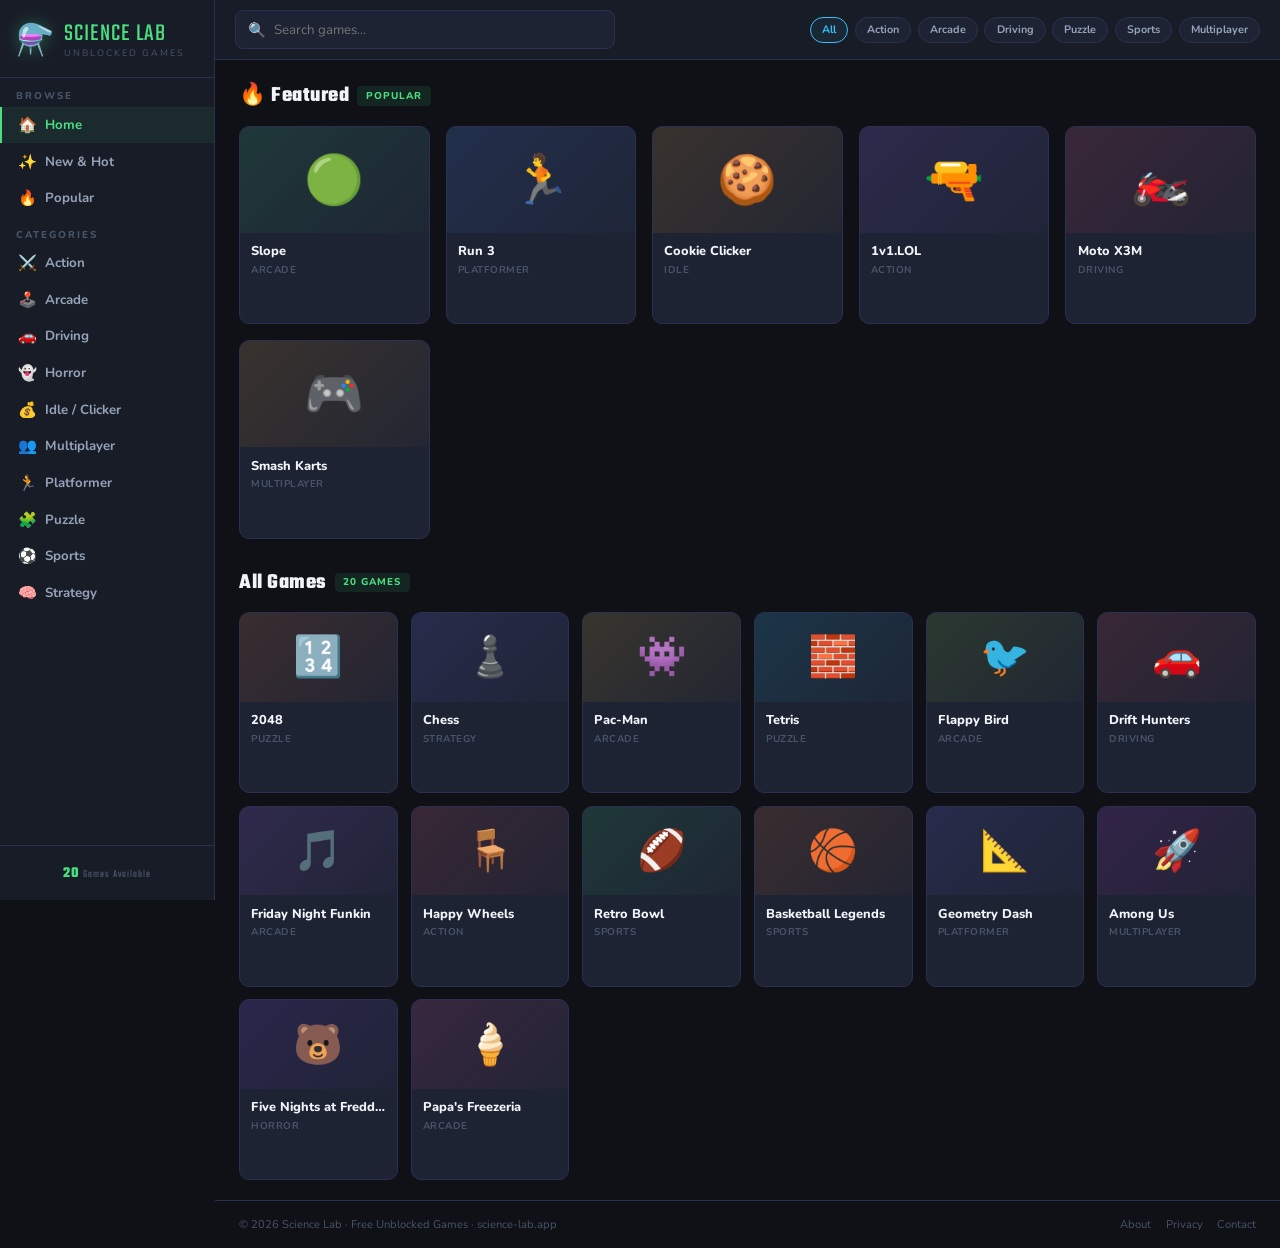
<file: science-lab-site.html>
<!DOCTYPE html>
<html lang="en">
<head>
<meta charset="UTF-8"/>
<meta name="viewport" content="width=device-width,initial-scale=1"/>
<title>Science Lab — Free Unblocked Games</title>
<meta name="description" content="Play 20+ free unblocked games instantly. No downloads, no logins."/>
<link rel="preconnect" href="https://fonts.googleapis.com">
<link href="https://fonts.googleapis.com/css2?family=Nunito:wght@400;600;700;800;900&family=Teko:wght@400;500;600;700&display=swap" rel="stylesheet">
<style>
:root{
  --bg:#0f1117;--surface:#181c27;--card:#1e2333;--card-h:#252b3d;
  --border:#2a3050;--accent:#4ade80;--accent2:#38bdf8;--accent3:#f472b6;
  --text:#f1f5f9;--sub:#94a3b8;--muted:#475569;
  --r:10px;--sans:'Nunito',sans-serif;--display:'Teko',sans-serif;
}
*,*::before,*::after{box-sizing:border-box;margin:0;padding:0;}
html{scroll-behavior:smooth;}
body{background:var(--bg);color:var(--text);font-family:var(--sans);min-height:100vh;overflow-x:hidden;}
a{text-decoration:none;color:inherit;}
::-webkit-scrollbar{width:5px;}
::-webkit-scrollbar-track{background:var(--bg);}
::-webkit-scrollbar-thumb{background:var(--border);border-radius:3px;}

.layout{display:flex;min-height:100vh;}

/* SIDEBAR */
.sidebar{width:215px;flex-shrink:0;background:var(--surface);border-right:1px solid var(--border);display:flex;flex-direction:column;position:sticky;top:0;height:100vh;overflow-y:auto;z-index:50;}
.sidebar-logo{padding:1.2rem 1rem 1rem;border-bottom:1px solid var(--border);display:flex;align-items:center;gap:.6rem;cursor:pointer;user-select:none;}
.logo-icon{font-size:1.9rem;filter:drop-shadow(0 0 8px rgba(74,222,128,.4));}
.logo-text{font-family:var(--display);font-size:1.55rem;letter-spacing:1px;color:var(--accent);line-height:1;}
.logo-sub{font-size:.58rem;color:var(--muted);letter-spacing:2px;text-transform:uppercase;}
.sb-sec{padding:.7rem 1rem .2rem;font-size:.62rem;letter-spacing:2px;text-transform:uppercase;color:var(--muted);font-weight:800;}
.sb-link{display:flex;align-items:center;gap:.55rem;padding:.52rem 1rem;font-size:.83rem;font-weight:700;color:var(--sub);cursor:pointer;transition:all .14s;border-left:2px solid transparent;}
.sb-link:hover{color:var(--text);background:rgba(255,255,255,.04);}
.sb-link.on{color:var(--accent);background:rgba(74,222,128,.07);border-left-color:var(--accent);}
.sb-link .ic{font-size:.95rem;width:18px;text-align:center;}
.sb-foot{margin-top:auto;padding:1rem;border-top:1px solid var(--border);text-align:center;font-size:.68rem;color:var(--muted);font-family:var(--display);letter-spacing:1px;}
.sb-foot strong{color:var(--accent);font-size:.95rem;}

/* MAIN */
.main{flex:1;display:flex;flex-direction:column;min-width:0;}

/* TOPBAR */
.topbar{background:var(--surface);border-bottom:1px solid var(--border);padding:.65rem 1.25rem;display:flex;align-items:center;gap:.75rem;position:sticky;top:0;z-index:40;}
.mob-btn{display:none;background:none;border:none;color:var(--text);font-size:1.35rem;cursor:pointer;padding:.2rem;}
.sw{position:relative;flex:1;max-width:380px;}
.si{position:absolute;left:.8rem;top:50%;transform:translateY(-50%);color:var(--muted);pointer-events:none;font-size:.9rem;}
.search{width:100%;padding:.58rem 1rem .58rem 2.4rem;background:var(--card);border:1px solid var(--border);border-radius:8px;color:var(--text);font-family:var(--sans);font-size:.83rem;outline:none;transition:border-color .18s;}
.search:focus{border-color:var(--accent);}
.tags{display:flex;gap:.4rem;margin-left:auto;flex-wrap:nowrap;}
.tag{font-size:.68rem;padding:.28rem .7rem;background:var(--card);border:1px solid var(--border);border-radius:20px;color:var(--sub);cursor:pointer;font-weight:700;transition:all .15s;white-space:nowrap;}
.tag:hover,.tag.on{border-color:var(--accent2);color:var(--accent2);background:rgba(56,189,248,.07);}

/* CONTENT */
.content{padding:1.25rem 1.5rem;flex:1;}
.sh{display:flex;align-items:center;gap:.5rem;margin-bottom:.9rem;}
.st{font-family:var(--display);font-size:1.35rem;letter-spacing:.5px;}
.sb2{font-size:.62rem;padding:.18rem .55rem;background:rgba(74,222,128,.1);color:var(--accent);border-radius:4px;font-weight:800;letter-spacing:1px;}

/* FEATURED */
.feat-row{display:grid;grid-template-columns:repeat(auto-fill,minmax(168px,1fr));gap:1rem;margin-bottom:1.75rem;}

/* CARDS */
.gcard{background:var(--card);border:1px solid var(--border);border-radius:var(--r);overflow:hidden;cursor:pointer;transition:transform .18s,border-color .18s,box-shadow .18s;animation:fu .35s ease both;}
@keyframes fu{from{opacity:0;transform:translateY(10px)}to{opacity:1;transform:translateY(0)}}
.gcard:hover{transform:translateY(-4px);border-color:var(--accent2);box-shadow:0 5px 22px rgba(56,189,248,.13);}
.gt{aspect-ratio:16/9;display:flex;align-items:center;justify-content:center;position:relative;overflow:hidden;}
.gemoji{font-size:2.8rem;position:relative;z-index:1;transition:transform .2s;}
.gcard:hover .gemoji{transform:scale(1.12);}
.gi{padding:.6rem .7rem .7rem;}
.gn{font-size:.8rem;font-weight:800;white-space:nowrap;overflow:hidden;text-overflow:ellipsis;margin-bottom:.15rem;}
.gc{font-size:.62rem;color:var(--muted);font-weight:700;letter-spacing:.5px;text-transform:uppercase;}
.gplay{display:flex;align-items:center;justify-content:center;gap:.25rem;margin-top:.45rem;padding:.35rem;background:rgba(74,222,128,.08);border:1px solid rgba(74,222,128,.18);border-radius:5px;font-size:.68rem;color:var(--accent);font-weight:800;opacity:0;transform:translateY(3px);transition:opacity .15s,transform .15s;}
.gcard:hover .gplay{opacity:1;transform:translateY(0);}

/* ALL GRID */
.all-grid{display:grid;grid-template-columns:repeat(auto-fill,minmax(138px,1fr));gap:.8rem;}

/* FRAME */
.frame-ov{position:fixed;inset:0;background:var(--bg);z-index:200;display:none;flex-direction:column;}
.frame-ov.open{display:flex;animation:fi .15s ease;}
@keyframes fi{from{opacity:0}to{opacity:1}}
.ftop{background:var(--surface);border-bottom:1px solid var(--border);padding:.55rem 1.2rem;display:flex;align-items:center;gap:.9rem;flex-shrink:0;}
.fgi{display:flex;align-items:center;gap:.55rem;}
.fge{font-size:1.35rem;}
.fn{font-family:var(--display);font-size:1.2rem;letter-spacing:.5px;}
.fc{font-size:.6rem;color:var(--muted);letter-spacing:1px;text-transform:uppercase;}
.fbtns{display:flex;gap:.4rem;margin-left:auto;}
.fb{padding:.38rem .85rem;border-radius:6px;font-size:.72rem;font-family:var(--sans);font-weight:700;cursor:pointer;border:1px solid;transition:all .14s;text-decoration:none;display:inline-flex;align-items:center;gap:.25rem;}
.fb-o{border-color:var(--border);color:var(--sub);background:transparent;}
.fb-o:hover{border-color:var(--accent2);color:var(--accent2);}
.fb-x{border-color:rgba(248,113,113,.3);color:#f87171;background:rgba(248,113,113,.07);}
.fb-x:hover{background:rgba(248,113,113,.15);}
.fbody{flex:1;position:relative;}
.fload{position:absolute;inset:0;display:flex;flex-direction:column;align-items:center;justify-content:center;gap:.6rem;color:var(--sub);font-size:.83rem;font-weight:700;background:var(--bg);transition:opacity .3s;}
.fload.gone{opacity:0;pointer-events:none;}
.spin{width:30px;height:30px;border:2px solid var(--border);border-top-color:var(--accent);border-radius:50%;animation:sp .7s linear infinite;}
@keyframes sp{to{transform:rotate(360deg)}}
.fbody iframe{position:absolute;inset:0;width:100%;height:100%;border:none;}

/* EMPTY */
.empty{text-align:center;padding:4rem 2rem;color:var(--muted);}
.empty-ic{font-size:2.8rem;display:block;margin-bottom:.65rem;}

/* FOOTER */
.footer{border-top:1px solid var(--border);padding:1rem 1.5rem;display:flex;align-items:center;justify-content:space-between;flex-wrap:wrap;gap:.4rem;}
.ft{font-size:.7rem;color:var(--muted);}
.flinks{display:flex;gap:.9rem;}
.flinks a{font-size:.7rem;color:var(--muted);transition:color .14s;}
.flinks a:hover{color:var(--text);}

/* MOBILE */
.sb-ov{display:none;position:fixed;inset:0;background:rgba(0,0,0,.65);z-index:49;}
@media(max-width:800px){
  .sidebar{position:fixed;left:-215px;top:0;height:100%;transition:left .22s;z-index:50;}
  .sidebar.open{left:0;}
  .sb-ov.open{display:block;}
  .mob-btn{display:block;}
  .tags{display:none;}
  .all-grid{grid-template-columns:repeat(auto-fill,minmax(118px,1fr));}
  .feat-row{grid-template-columns:repeat(auto-fill,minmax(145px,1fr));}
  .content{padding:1rem;}
}
</style>
</head>
<body>

<!-- GAME FRAME -->
<div class="frame-ov" id="fov">
  <div class="ftop">
    <div class="fgi">
      <span class="fge" id="fE">🎮</span>
      <div><div class="fn" id="fN">Game</div><div class="fc" id="fC">Category</div></div>
    </div>
    <div class="fbtns">
      <a id="fLink" href="#" target="_blank" rel="noopener" class="fb fb-o">↗ Full Screen</a>
      <button class="fb fb-x" onclick="closeFrame()">✕ Close</button>
    </div>
  </div>
  <div class="fbody">
    <div class="fload" id="fLoad"><div class="spin"></div><span>Loading game...</span></div>
    <iframe id="gIframe" allowfullscreen sandbox="allow-scripts allow-same-origin allow-forms allow-popups allow-pointer-lock allow-orientation-lock"></iframe>
  </div>
</div>

<div class="sb-ov" id="sbOv" onclick="closeSb()"></div>

<div class="layout">
  <!-- SIDEBAR -->
  <nav class="sidebar" id="sb">
    <div class="sidebar-logo" onclick="goHome()">
      <span class="logo-icon">⚗️</span>
      <div><div class="logo-text">SCIENCE LAB</div><div class="logo-sub">Unblocked Games</div></div>
    </div>
    <div class="sb-sec">Browse</div>
    <div class="sb-link on" data-f="" onclick="setFilter(this,'')"><span class="ic">🏠</span>Home</div>
    <div class="sb-link" data-f="New" onclick="setFilter(this,'New')"><span class="ic">✨</span>New & Hot</div>
    <div class="sb-link" data-f="Popular" onclick="setFilter(this,'Popular')"><span class="ic">🔥</span>Popular</div>
    <div class="sb-sec">Categories</div>
    <div class="sb-link" data-f="Action" onclick="setFilter(this,'Action')"><span class="ic">⚔️</span>Action</div>
    <div class="sb-link" data-f="Arcade" onclick="setFilter(this,'Arcade')"><span class="ic">🕹️</span>Arcade</div>
    <div class="sb-link" data-f="Driving" onclick="setFilter(this,'Driving')"><span class="ic">🚗</span>Driving</div>
    <div class="sb-link" data-f="Horror" onclick="setFilter(this,'Horror')"><span class="ic">👻</span>Horror</div>
    <div class="sb-link" data-f="Idle" onclick="setFilter(this,'Idle')"><span class="ic">💰</span>Idle / Clicker</div>
    <div class="sb-link" data-f="Multiplayer" onclick="setFilter(this,'Multiplayer')"><span class="ic">👥</span>Multiplayer</div>
    <div class="sb-link" data-f="Platformer" onclick="setFilter(this,'Platformer')"><span class="ic">🏃</span>Platformer</div>
    <div class="sb-link" data-f="Puzzle" onclick="setFilter(this,'Puzzle')"><span class="ic">🧩</span>Puzzle</div>
    <div class="sb-link" data-f="Sports" onclick="setFilter(this,'Sports')"><span class="ic">⚽</span>Sports</div>
    <div class="sb-link" data-f="Strategy" onclick="setFilter(this,'Strategy')"><span class="ic">🧠</span>Strategy</div>
    <div class="sb-foot"><strong id="cnt">20</strong> Games Available</div>
  </nav>

  <div class="main">
    <!-- TOPBAR -->
    <div class="topbar">
      <button class="mob-btn" onclick="openSb()">☰</button>
      <div class="sw">
        <span class="si">🔍</span>
        <input class="search" type="text" placeholder="Search games..." id="srch" oninput="onSearch(this.value)" autocomplete="off"/>
      </div>
      <div class="tags">
        <div class="tag on" onclick="tagClick(this,'')">All</div>
        <div class="tag" onclick="tagClick(this,'Action')">Action</div>
        <div class="tag" onclick="tagClick(this,'Arcade')">Arcade</div>
        <div class="tag" onclick="tagClick(this,'Driving')">Driving</div>
        <div class="tag" onclick="tagClick(this,'Puzzle')">Puzzle</div>
        <div class="tag" onclick="tagClick(this,'Sports')">Sports</div>
        <div class="tag" onclick="tagClick(this,'Multiplayer')">Multiplayer</div>
      </div>
    </div>

    <div class="content">
      <!-- Featured section -->
      <div id="featSec">
        <div class="sh"><h2 class="st">🔥 Featured</h2><span class="sb2">POPULAR</span></div>
        <div class="feat-row" id="featGrid"></div>
      </div>
      <!-- All games -->
      <div id="allSec">
        <div class="sh" style="margin-top:.25rem"><h2 class="st" id="secTitle">All Games</h2><span class="sb2" id="secBadge">20 GAMES</span></div>
        <div class="all-grid" id="allGrid"></div>
      </div>
      <div class="empty" id="emptyEl" style="display:none">
        <span class="empty-ic">🔭</span>
        <p id="emptyMsg">No games found.</p>
      </div>
    </div>

    <footer class="footer">
      <div class="ft">© 2026 Science Lab · Free Unblocked Games · science-lab.app</div>
      <div class="flinks"><a href="#">About</a><a href="#">Privacy</a><a href="#">Contact</a></div>
    </footer>
  </div>
</div>

<script>
const GAMES=[
  {id:"slope",name:"Slope",cat:"Arcade",e:"🟢",feat:true,tags:["Popular","New"],url:"https://slope-game.github.io/",bg:"#22c55e"},
  {id:"run3",name:"Run 3",cat:"Platformer",e:"🏃",feat:true,tags:["Popular"],url:"https://run3.io/",bg:"#3b82f6"},
  {id:"cookie-clicker",name:"Cookie Clicker",cat:"Idle",e:"🍪",feat:true,tags:["Popular","New"],url:"https://orteil.dashnet.org/cookieclicker/",bg:"#f59e0b"},
  {id:"1v1lol",name:"1v1.LOL",cat:"Action",e:"🔫",feat:true,tags:["Popular","New"],url:"https://1v1.lol/",bg:"#8b5cf6"},
  {id:"moto-x3m",name:"Moto X3M",cat:"Driving",e:"🏍️",feat:true,tags:["Popular","New"],url:"https://www.crazygames.com/game/moto-x3m",bg:"#f43f5e"},
  {id:"smash-karts",name:"Smash Karts",cat:"Multiplayer",e:"🎮",feat:true,tags:["Popular","New"],url:"https://smashkarts.io/",bg:"#f59e0b"},
  {id:"2048",name:"2048",cat:"Puzzle",e:"🔢",feat:false,tags:["Popular"],url:"https://play2048.co/",bg:"#f97316"},
  {id:"chess",name:"Chess",cat:"Strategy",e:"♟️",feat:false,tags:["Popular"],url:"https://www.chess.com/play/computer",bg:"#6366f1"},
  {id:"pacman",name:"Pac-Man",cat:"Arcade",e:"👾",feat:false,tags:["Popular"],url:"https://freepacman.org/",bg:"#eab308"},
  {id:"tetris",name:"Tetris",cat:"Puzzle",e:"🧱",feat:false,tags:["Popular"],url:"https://tetris.com/play-tetris",bg:"#06b6d4"},
  {id:"flappy-bird",name:"Flappy Bird",cat:"Arcade",e:"🐦",feat:false,tags:["Popular"],url:"https://flappybird.io/",bg:"#84cc16"},
  {id:"drift-hunters",name:"Drift Hunters",cat:"Driving",e:"🚗",feat:false,tags:["Popular"],url:"https://drifthunters.io/",bg:"#ef4444"},
  {id:"fnf",name:"Friday Night Funkin",cat:"Arcade",e:"🎵",feat:false,tags:["Popular"],url:"https://www.friday-night-funkin.io/",bg:"#a855f7"},
  {id:"happy-wheels",name:"Happy Wheels",cat:"Action",e:"🪑",feat:false,tags:["Popular"],url:"https://www.totaljerkface.com/happy_wheels.tjf",bg:"#ef4444"},
  {id:"retro-bowl",name:"Retro Bowl",cat:"Sports",e:"🏈",feat:false,tags:["Popular","New"],url:"https://retrobowl.me/",bg:"#22c55e"},
  {id:"basketball-legends",name:"Basketball Legends",cat:"Sports",e:"🏀",feat:false,tags:["Popular"],url:"https://www.basketballlegends.io/",bg:"#f97316"},
  {id:"geometry-dash",name:"Geometry Dash",cat:"Platformer",e:"📐",feat:false,tags:["Popular"],url:"https://geometry-dash-lite.github.io/",bg:"#6366f1"},
  {id:"among-us",name:"Among Us",cat:"Multiplayer",e:"🚀",feat:false,tags:["Popular"],url:"https://www.crazygames.com/game/among-us",bg:"#c026d3"},
  {id:"fnaf",name:"Five Nights at Freddy's",cat:"Horror",e:"🐻",feat:false,tags:["Popular"],url:"https://www.crazygames.com/game/five-nights-at-freddys",bg:"#7c3aed"},
  {id:"papas-freezeria",name:"Papa's Freezeria",cat:"Arcade",e:"🍦",feat:false,tags:["Popular"],url:"https://www.coolmathgames.com/0-papas-freezeria",bg:"#ec4899"},
];

let filt='', qry='';

function vis(){
  let g=GAMES;
  if(filt&&filt!=='Popular'&&filt!=='New') g=g.filter(x=>x.cat===filt);
  else if(filt==='Popular'||filt==='New') g=g.filter(x=>x.tags.includes(filt));
  if(qry){const q=qry.toLowerCase();g=g.filter(x=>x.name.toLowerCase().includes(q)||x.cat.toLowerCase().includes(q));}
  return g;
}

function card(g,i,big){
  const sz=big?'3rem':'2.5rem';
  return`<div class="gcard" style="animation-delay:${i*.04}s" onclick="open_('${g.id}')">
    <div class="gt" style="background:linear-gradient(135deg,${g.bg}20,${g.bg}06)">
      <span class="gemoji" style="font-size:${sz}">${g.e}</span>
    </div>
    <div class="gi">
      <div class="gn">${g.name}</div>
      <div class="gc">${g.cat}</div>
      <div class="gplay">▶ Play Now</div>
    </div>
  </div>`;
}

function render(){
  const g=vis();
  const isHome=!filt&&!qry;
  const feat=g.filter(x=>x.feat);
  document.getElementById('cnt').textContent=GAMES.length;

  // featured
  const fs=document.getElementById('featSec');
  const fg=document.getElementById('featGrid');
  if(isHome&&feat.length){fs.style.display='';fg.innerHTML=feat.map((x,i)=>card(x,i,true)).join('');}
  else{fs.style.display='none';}

  // all
  const list=isHome?g.filter(x=>!x.feat):g;
  const ag=document.getElementById('allGrid');
  const em=document.getElementById('emptyEl');
  if(!g.length){ag.innerHTML='';em.style.display='block';document.getElementById('emptyMsg').textContent=`No games found for "${qry}"`;document.getElementById('allSec').style.display='none';}
  else{em.style.display='none';document.getElementById('allSec').style.display='';ag.innerHTML=list.map((x,i)=>card(x,i,false)).join('');document.getElementById('secBadge').textContent=g.length+' GAMES';document.getElementById('secTitle').textContent=filt||qry?'Results':'All Games';}
}

function open_(id){
  const g=GAMES.find(x=>x.id===id);if(!g)return;
  document.getElementById('fE').textContent=g.e;
  document.getElementById('fN').textContent=g.name;
  document.getElementById('fC').textContent=g.cat;
  document.getElementById('fLink').href=g.url;
  const ifr=document.getElementById('gIframe');
  const ld=document.getElementById('fLoad');
  ld.classList.remove('gone');ifr.src='';
  setTimeout(()=>{ifr.src=g.url;},60);
  ifr.onload=()=>ld.classList.add('gone');
  document.getElementById('fov').classList.add('open');
  document.body.style.overflow='hidden';
}
function closeFrame(){
  document.getElementById('fov').classList.remove('open');
  document.getElementById('gIframe').src='';
  document.body.style.overflow='';
}

function setFilter(el,f){
  filt=f;qry='';document.getElementById('srch').value='';
  document.querySelectorAll('.sb-link').forEach(l=>l.classList.remove('on'));
  el.classList.add('on');
  document.querySelectorAll('.tag').forEach(t=>t.classList.remove('on'));
  if(!f)document.querySelector('.tag').classList.add('on');
  render();closeSb();
}
function tagClick(el,f){
  filt=f;qry='';document.getElementById('srch').value='';
  document.querySelectorAll('.tag').forEach(t=>t.classList.remove('on'));el.classList.add('on');
  document.querySelectorAll('.sb-link').forEach(l=>l.classList.remove('on'));
  if(!f)document.querySelector('.sb-link[data-f=""]').classList.add('on');
  render();
}
function onSearch(v){qry=v.toLowerCase();if(v){document.querySelectorAll('.sb-link,.tag').forEach(x=>x.classList.remove('on'));filt='';}render();}
function goHome(){filt='';qry='';document.getElementById('srch').value='';document.querySelectorAll('.sb-link').forEach(l=>l.classList.remove('on'));document.querySelector('.sb-link[data-f=""]').classList.add('on');document.querySelectorAll('.tag').forEach(t=>t.classList.remove('on'));document.querySelector('.tag').classList.add('on');render();closeSb();}
function openSb(){document.getElementById('sb').classList.add('open');document.getElementById('sbOv').classList.add('open');}
function closeSb(){document.getElementById('sb').classList.remove('open');document.getElementById('sbOv').classList.remove('open');}
document.addEventListener('keydown',e=>{if(e.key==='Escape')closeFrame();});

render();
</script>
</body>
</html>
</file>
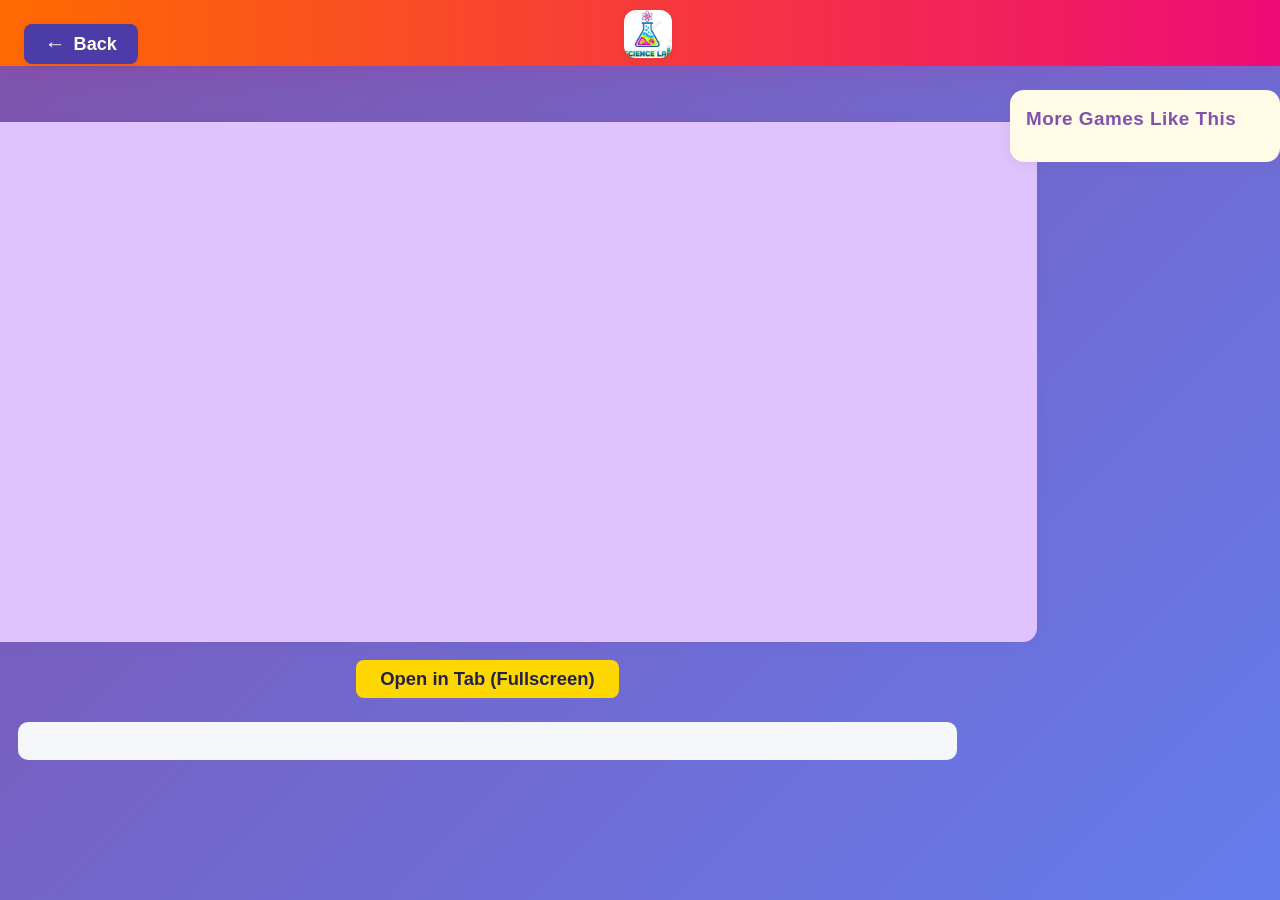
<file: science-lab/frontend/game.html>
<!DOCTYPE html>
<html lang="en">
<head>
    <meta charset="UTF-8">
    <meta name="viewport" content="width=device-width, initial-scale=1.0">
    <title>Game | ScienceLab</title>
    <meta name="description" content="Play unblocked games online at ScienceLab. Fast, hidden, and school‑friendly browser games.">
    <!-- Open Graph & Twitter meta tags for sharing -->
    <meta property="og:type" content="website">
    <meta property="og:title" content="Game | ScienceLab">
    <meta property="og:description" content="Play unblocked games online at ScienceLab. Fast, hidden, and school‑friendly browser games.">
    <meta property="og:image" content="assets/Logo.png">
    <meta property="og:url" content="">
    <meta name="twitter:card" content="summary_large_image">
    <meta name="twitter:title" content="Game | ScienceLab">
    <meta name="twitter:description" content="Play unblocked games online at ScienceLab. Fast, hidden, and school‑friendly browser games.">
    <meta name="twitter:image" content="assets/Logo.png">
    <link rel="canonical" href="">
    <!-- JSON-LD schema markup -->
    <script id="jsonld-schema" type="application/ld+json"></script>
    <link rel="icon" type="image/png" href="assets/Logo.png">
    <link rel="stylesheet" href="style.css">
    <script src="activities.js"></script>
    <script>
      // Dynamically set meta tags and schema for SEO
      document.addEventListener('DOMContentLoaded', function() {
        const params = new URLSearchParams(window.location.search);
        const id = params.get('id');
        if (!id || !window.ACTIVITIES) return;
        const game = window.ACTIVITIES.find(a => a.id === id);
        if (!game) return;
        // Title & meta description
        document.title = `${game.title} – Play Unblocked | ScienceLab`;
        let metaDesc = document.querySelector('meta[name="description"]');
        if (metaDesc) metaDesc.setAttribute('content', `${game.title}: ${game.description.replace(/<[^>]+>/g, '').slice(0, 140)}`);
        // Open Graph & Twitter
        document.querySelector('meta[property="og:title"]').setAttribute('content', `${game.title} – Play Unblocked | ScienceLab`);
        document.querySelector('meta[property="og:description"]').setAttribute('content', `${game.title}: ${game.description.replace(/<[^>]+>/g, '').slice(0, 140)}`);
        document.querySelector('meta[property="og:url"]').setAttribute('content', window.location.href);
        document.querySelector('meta[name="twitter:title"]').setAttribute('content', `${game.title} – Play Unblocked | ScienceLab`);
        document.querySelector('meta[name="twitter:description"]').setAttribute('content', `${game.title}: ${game.description.replace(/<[^>]+>/g, '').slice(0, 140)}`);
        // Set canonical to SEO-friendly path (no query string)
        const canonicalUrl = `https://sciencelab.app/${game.id}`;
        document.querySelector('link[rel="canonical"]').setAttribute('href', canonicalUrl);
        // JSON-LD schema
        const schema = {
          "@context": "https://schema.org",
          "@type": "VideoGame",
          "name": game.title,
          "description": game.description.replace(/<[^>]+>/g, ''),
          "applicationCategory": game.category,
          "url": window.location.href,
          "image": window.location.origin + '/assets/Logo.png',
          "author": { "@type": "Organization", "name": "ScienceLab" }
        };
        document.getElementById('jsonld-schema').textContent = JSON.stringify(schema);
      });
    </script>
</head>
<body>
    <button id="back-btn" style="position:absolute;top:24px;left:24px;background:#4b3ca7;color:#fffbe7;border:none;border-radius:8px;padding:0.6rem 1.3rem;font-size:1.13rem;cursor:pointer;font-weight:600;box-shadow:0 2px 8px #0001;z-index:1001;display:flex;align-items:center;gap:0.5rem;">
      <span style="font-size:1.3rem;line-height:1;">&#8592;</span> Back
    </button>
    <header style="display:flex;align-items:center;gap:1rem;justify-content:center;position:relative;width:100%;margin-bottom:1.5rem;">
      <a href="index.html"><img src="assets/Logo.png" alt="Science Lab Logo" style="height:48px;width:48px;border-radius:12px;background:#fff;box-shadow:0 2px 8px #0001;object-fit:cover;" /></a>
      <h1 id="game-title" style="margin:0;font-size:2rem;"></h1>
    </header>
    <main id="game-main-layout" style="display:flex;flex-direction:row;align-items:flex-start;justify-content:center;width:100%;max-width:1400px;margin:0 auto;">
      <div id="game-main-content" style="flex:1;min-width:0;display:flex;flex-direction:column;align-items:center;">
        <iframe id="game-frame" src="" frameborder="0" allowfullscreen loading="lazy" style="width:96vw;max-width:1100px;height:78vh;min-height:520px;border-radius:14px;background:#e0c3fc;box-shadow:0 2px 12px rgba(127,83,172,0.10);"></iframe>
        <div style="display:flex;gap:1.2rem;margin-top:1.1rem;">
          <button id="open-tab-btn" style="background:#ffd700;color:#23234a;border:none;border-radius:8px;padding:0.5rem 1.5rem;font-size:1.15rem;cursor:pointer;font-weight:600;">Open in Tab (Fullscreen)</button>
        </div>
        <div id="game-description" style="margin-top:1.5rem;padding:1.2rem 1.2rem 1.2rem 1.2rem;color:#23234a;background:#f4f6fa;border-radius:10px;font-size:1.1rem;max-width:900px;width:90vw;"></div>
      </div>
      <aside id="more-games-sidebar" style="width:270px;min-width:220px;max-width:320px;margin-left:2.2rem;position:sticky;top:40px;align-self:flex-start;">
        <div style="background:#fffbe7;border-radius:14px;box-shadow:0 2px 12px #7f53ac22;padding:1.1rem 1rem 1.3rem 1rem;">
          <h2 style="font-size:1.18rem;margin:0 0 0.7rem 0;color:#7f53ac;font-weight:700;letter-spacing:0.5px;">More Games Like This</h2>
          <ul id="more-games-list" style="list-style:none;padding:0;margin:0;display:flex;flex-direction:column;gap:0.7rem;"></ul>
        </div>
      </aside>
    </main>
    <script>
      // Back button logic: go back if possible, else go to homepage
      document.addEventListener('DOMContentLoaded', function() {
        const backBtn = document.getElementById('back-btn');
        if (backBtn) {
          backBtn.onclick = function(e) {
            e.preventDefault();
            if (window.history.length > 1) {
              window.history.back();
            } else {
              window.location.href = 'index.html';
            }
          };
        }
      });
      document.addEventListener('DOMContentLoaded', function() {
        const params = new URLSearchParams(window.location.search);
        const id = params.get('id');
        if (!id || !window.ACTIVITIES) return;
        const game = window.ACTIVITIES.find(a => a.id === id);
        if (!game) {
          document.getElementById('game-title').textContent = 'Game Not Found';
          document.getElementById('game-frame').style.display = 'none';
          document.getElementById('game-description').textContent = '';
          return;
        }
        document.getElementById('game-title').textContent = game.title;
        document.getElementById('game-frame').src = game.url;
        // Open in Tab (Fullscreen) button logic
        document.getElementById('open-tab-btn').onclick = function() {
          window.open(game.url, '_blank');
        };
        // SEO-optimized long description for each game
        let longDesc = '';
        switch (game.id) {
          case 'solar-smash':
            longDesc = `<p>Play Solar Smash unblocked online in this free browser game and unleash cosmic destruction with a click. In Solar Smash, you take control of a powerful arsenal of interstellar weapons—lasers, asteroids, black holes, and more—to obliterate entire planets in spectacular fashion. The objective is simple: experiment with different tools and watch the universe react in real time, with realistic physics and dazzling effects. What makes Solar Smash unique is the freedom to combine weapons and create your own chain reactions, making every playthrough a new visual experience. This free unblocked game works at school, requires no download, and lets you play Solar Smash online instantly. Tip: Try using multiple weapons at once for even more dramatic planetary destruction! <b>Controls:</b> Mouse or touch.</p>`;
            break;
          case 'gun-spin':
            longDesc = `<p>Play Gun Spin unblocked online in this free browser game and launch your spinning gun through a series of wild, physics-based challenges. In Gun Spin, your goal is to shoot at just the right moment to propel your gun further, navigating obstacles and collecting upgrades as you go. Each level introduces new mechanics and power-ups, keeping the gameplay fresh and rewarding. The thrill comes from mastering the timing and watching your gun soar with each perfect shot, making Gun Spin stand out among skill games. This free unblocked game is quick to load, works at school, and lets you play Gun Spin online with no download needed. Tip: Aim for power-ups to maximize your distance and score! <b>Controls:</b> Mouse or touch.</p>`;
            break;
          case 'race-survival-arena-king':
            longDesc = `<p>Play Race Survival Arena King unblocked online in this free browser game and dive into a high-stakes racing battle where only the fastest and smartest survive. In this action-packed game, you race against fierce opponents, dodge deadly traps, and collect power-ups to outlast everyone in the arena. The objective is to stay alive while mastering sharp turns and unpredictable hazards, making every round a test of skill and reflexes. What sets Race Survival Arena King apart is its blend of racing and survival, creating intense, ever-changing matches. This free unblocked game works at school, loads fast, and lets you play Race Survival Arena King online with no download. Tip: Use power-ups wisely to gain an edge over your rivals! <b>Controls:</b> Arrow keys or WASD.</p>`;
            break;
          case 'idle-ants':
            longDesc = `<p>Play Idle Ants unblocked online in this free browser game and build your own thriving ant colony from scratch. In Idle Ants, you guide your ants to gather food, expand tunnels, and unlock upgrades that boost your colony’s growth. The objective is to automate your ant empire and watch it flourish, with new features and challenges appearing as you progress. What makes Idle Ants satisfying is the sense of steady progress and the fun of optimizing your colony’s efficiency. This free unblocked game works at school, requires no download, and lets you play Idle Ants online anytime. Tip: Focus on speed upgrades early to maximize your colony’s productivity! <b>Controls:</b> Mouse or touch.</p>`;
            break;
          case 'pixel-path':
            longDesc = `<p>Play Pixel Path unblocked online in this free browser game and test your skills in a retro-inspired puzzle platformer. In Pixel Path, you must guide your character through tricky pixel-art levels, dodging traps and solving clever puzzles to reach the exit. Each stage introduces new mechanics, from moving platforms to hidden switches, keeping the gameplay challenging and rewarding. What makes Pixel Path unique is its blend of tight controls and creative level design, making every victory feel earned. This free unblocked game works at school, loads quickly, and lets you play Pixel Path online with no download. Tip: Use the R key to instantly restart tough levels and perfect your run! <b>Controls:</b> Arrow keys/WASD to move, Space to jump, R to restart.</p>`;
            break;
          case 'drift-king':
            longDesc = `<p>Play Drift King unblocked online in this free browser game and master the art of drifting on challenging tracks. In Drift King, your goal is to race through sharp corners, chaining drifts to rack up points and beat your best times. The game features realistic physics and responsive controls, making every drift feel satisfying and skillful. What sets Drift King apart is the rush of nailing perfect drifts and the variety of tracks to conquer. This free unblocked game works at school, loads fast, and lets you play Drift King online with no download required. Tip: Enter corners early and control your speed for longer, higher-scoring drifts! <b>Controls:</b> Arrow keys or WASD.</p>`;
            break;
          case 'ragdoll-hit':
            longDesc = `<p>Play Ragdoll Hit unblocked online in this free browser game and jump into chaotic, physics-driven battles where anything can happen. In Ragdoll Hit, you face off against opponents in unpredictable fights, using wild ragdoll physics to your advantage. The objective is to knock out your rival with well-timed attacks and clever moves, making every match a hilarious challenge. What makes Ragdoll Hit stand out is the sheer unpredictability and the fun of watching your character flop and fly across the arena. This free unblocked game works at school, loads instantly, and lets you play Ragdoll Hit online with no download. Tip: Time your attacks when your opponent is off balance for maximum impact! <b>Controls:</b> Mouse or touch.</p>`;
            break;
          case 'moto-x3m':
            longDesc = `<p>Play Moto X3M unblocked online in this free browser game and race through wild stunt tracks packed with jumps, loops, and deadly traps. In Moto X3M, you control a daring biker, aiming to finish each level as fast as possible while pulling off flips and stunts for extra points. The game features creative level design and tight controls, making every run a test of skill and timing. What makes Moto X3M addictive is the thrill of perfecting your stunts and shaving seconds off your best times. This free unblocked game works at school, loads quickly, and lets you play Moto X3M online with no download. Tip: Use the brakes before big jumps to control your landings and avoid crashes! <b>Controls:</b> Arrow keys.</p>`;
            break;
          case 'minecraft':
            longDesc = `<p>Play Minecraft Classic unblocked online in this free browser game and experience the original sandbox adventure that started it all. In Minecraft Classic, you can build, explore, and create anything you imagine in a limitless blocky world. The objective is to unleash your creativity, whether constructing massive structures or exploring underground caves. What makes Minecraft Classic special is the freedom to set your own goals and the endless possibilities for building and discovery. This free unblocked game works at school, loads fast, and lets you play Minecraft Classic online with no download. Tip: Use number keys to quickly switch between building blocks and tools! <b>Controls:</b> Mouse and keyboard.</p>`;
            break;
          case 'deadly-descent':
            longDesc = `<p>Play Deadly Descent unblocked online in this free browser game and race down a treacherous mountain, dodging obstacles at breakneck speed. In Deadly Descent, your goal is to survive as long as possible while weaving through trees, rocks, and other hazards that appear with increasing difficulty. The game’s fast pace and tight controls make every run a thrilling test of reflexes and focus. What makes Deadly Descent unique is the adrenaline rush of beating your high score and the satisfaction of mastering each descent. This free unblocked game works at school, loads instantly, and lets you play Deadly Descent online with no download. Tip: Stay near the center to react quickly to sudden obstacles! <b>Controls:</b> Arrow keys or WASD.</p>`;
            break;
          case 'highway-traffic':
            longDesc = `<p>Play Highway Traffic unblocked online in this free browser game and weave through busy lanes as you chase the highest score. In Highway Traffic, you control a car speeding down a crowded highway, dodging vehicles and collecting points for every close call. The objective is to survive as long as possible without crashing, with new traffic patterns and challenges keeping you on your toes. What makes Highway Traffic exciting is the rush of threading through tight spaces and the satisfaction of beating your best run. This free unblocked game works at school, loads fast, and lets you play Highway Traffic online with no download. Tip: Change lanes early to avoid sudden traffic jams and keep your run alive! <b>Controls:</b> Arrow keys or WASD.</p>`;
            break;
          case 'retro-bowl':
            longDesc = `<p>Play Retro Bowl unblocked online in this free browser game and step into the shoes of a football coach determined to lead your team to glory. In Retro Bowl, you manage your roster, call plays, and guide your squad through thrilling matches, balancing strategy and action at every turn. The game’s retro graphics and deep gameplay make every win feel rewarding, while the challenge of building a championship team keeps you coming back. What makes Retro Bowl stand out is the blend of management and on-field action, offering a true football experience. This free unblocked game works at school, loads quickly, and lets you play Retro Bowl online with no download. Tip: Upgrade your quarterback for more accurate passes and better results! <b>Controls:</b> Mouse and keyboard.</p>`;
            break;
          case 'ragdoll-archers':
            longDesc = `<p>Play Ragdoll Archers unblocked online in this free browser game and enter hilarious archery duels where physics rule the battlefield. In Ragdoll Archers, you control a floppy archer, aiming carefully to outshoot your opponent in unpredictable, ragdoll-powered matches. The objective is to land precise shots while adapting to wild movements, making every duel a unique challenge. What makes Ragdoll Archers fun is the combination of skillful aiming and the chaos of ragdoll physics, leading to laugh-out-loud moments. This free unblocked game works at school, loads quickly, and lets you play Ragdoll Archers online with no download. Tip: Aim for the head to deal extra damage and win faster! <b>Controls:</b> Mouse or touch.</p>`;
            break;
          case 'steal-brainrot-heist':
            longDesc = `<p>Play Steal Brainrot Heist unblocked online in this free browser game and become a master thief plotting the perfect heist. In Steal Brainrot Heist, you sneak past guards, plan your moves, and use clever tactics to steal the prize without getting caught. Each mission offers new challenges and requires careful observation and timing, making every heist a tense, rewarding experience. What makes Steal Brainrot Heist unique is the blend of stealth and strategy, with Unity-powered graphics bringing each level to life. This free unblocked game works at school, loads fast, and lets you play Steal Brainrot Heist online with no download. Tip: Watch guard patterns closely before making your move! <b>Controls:</b> Mouse, keyboard.</p>`;
            break;
          case 'real-flight-simulator':
            longDesc = `<p>Play Real Flight Simulator unblocked online in this free browser game and take to the skies in realistic aircraft. In Real Flight Simulator, you pilot a variety of planes, mastering takeoffs, landings, and in-flight maneuvers with authentic controls and physics. The objective is to explore the skies and improve your flying skills, with each aircraft offering a different experience. What makes Real Flight Simulator special is the attention to detail and the freedom to fly anywhere, making it perfect for aviation fans. This free unblocked game works at school, loads quickly, and lets you play Real Flight Simulator online with no download. Tip: Use the keyboard for precise control during tricky landings! <b>Controls:</b> Mouse, keyboard.</p>`;
            break;
          default:
            longDesc = `<p>${game.description}</p>`;
        }
        document.getElementById('game-description').innerHTML = longDesc;
        // More Games sidebar (vertical, right side)
        let similar = window.ACTIVITIES.filter(a => a.id !== game.id && a.category === game.category);
        if (similar.length < 3) {
          // Fill with random games if not enough in category
          const others = window.ACTIVITIES.filter(a => a.id !== game.id && !similar.includes(a));
          while (similar.length < 5 && others.length) {
            const idx = Math.floor(Math.random() * others.length);
            similar.push(others.splice(idx, 1)[0]);
          }
        }
        similar = similar.slice(0, 5);
        const moreList = document.getElementById('more-games-list');
        moreList.innerHTML = '';
        similar.forEach(sim => {
          const li = document.createElement('li');
          li.innerHTML = `<a href="game.html?id=${sim.id}" style="display:flex;align-items:center;gap:0.7rem;text-decoration:none;color:#23234a;font-weight:500;border-radius:8px;padding:0.4rem 0.3rem;transition:background 0.15s;" onmouseover="this.style.background='#e0c3fc'" onmouseout="this.style.background='none'">
            <img src="${sim.thumbnail || 'assets/Logo.png'}" alt="${sim.title}" style="width:38px;height:38px;border-radius:8px;object-fit:cover;box-shadow:0 1px 4px #7f53ac22;" />
            <span>${sim.title}</span>
          </a>`;
          moreList.appendChild(li);
        });
        // Fullscreen button logic
        document.getElementById('fullscreen-btn').onclick = function() {
          const frame = document.getElementById('game-frame');
          // Try fullscreen with error handling
          function showError(msg) {
            alert('Fullscreen failed: ' + msg + '\nSome games do not allow fullscreen due to browser or host restrictions.');
          }
          try {
            if (frame.requestFullscreen) {
              frame.requestFullscreen().catch(e => showError(e.message));
            } else if (frame.webkitRequestFullscreen) {
              frame.webkitRequestFullscreen();
            } else if (frame.mozRequestFullScreen) {
              frame.mozRequestFullScreen();
            } else if (frame.msRequestFullscreen) {
              frame.msRequestFullscreen();
            } else {
              showError('Fullscreen API not supported in this browser.');
            }
          } catch (e) {
            showError(e.message);
          }
        };
      });
    </script>
</body>
</html>
</file>
<file: science-lab/frontend/style.css>
/* Share popup modal */
#share-popup.modal {
    display: none;
    position: fixed;
    z-index: 4000;
    left: 0;
    top: 0;
    width: 100vw;
    height: 100vh;
    overflow: auto;
    background: rgba(34,34,59,0.75);
    align-items: center;
    justify-content: center;
}
#share-popup .modal-content {
    background: #fffbe7;
    color: #23234a;
    margin: 7% auto;
    padding: 2rem 1.2rem 1.5rem 1.2rem;
    border-radius: 16px;
    box-shadow: 0 4px 24px rgba(34,34,74,0.18);
    position: relative;
    max-width: 350px;
    text-align: center;
}
#share-popup .close {
    position: absolute;
    top: 10px;
    right: 18px;
    font-size: 2rem;
    color: #23234a;
    cursor: pointer;
}
/* Theme support */
.theme-dark {
    background: linear-gradient(135deg, #23234a 0%, #23234a 100%) !important;
    color: #ffd700 !important;
}
.theme-dark header {
    background: #23234a !important;
    color: #ffd700 !important;
}
.theme-dark .activity-card {
    background: #23234a !important;
    color: #ffd700 !important;
    box-shadow: 0 4px 24px rgba(34,34,74,0.18);
}
.theme-dark .modal-content {
    background: #23234a !important;
    color: #ffd700 !important;
}

.theme-light {
    background: linear-gradient(135deg, #fffbe7 0%, #e0c3fc 100%) !important;
    color: #23234a !important;
}
.theme-light header {
    background: #fffbe7 !important;
    color: #23234a !important;
}
.theme-light .activity-card {
    background: #fff !important;
    color: #23234a !important;
    box-shadow: 0 4px 24px rgba(101,124,237,0.13);
}
.theme-light .modal-content {
    background: #fffbe7 !important;
    color: #23234a !important;
}

/* Settings modal improvements */
#settings-modal.modal {
    display: none;
    position: fixed;
    z-index: 3000;
    left: 0;
    top: 0;
    width: 100vw;
    height: 100vh;
    overflow: auto;
    background: rgba(34,34,59,0.75);
    align-items: center;
    justify-content: center;
}
#settings-modal .modal-content {
    background: #fffbe7;
    color: #23234a;
    margin: 5% auto;
    padding: 2rem 2.2rem 1.5rem 2.2rem;
    border-radius: 16px;
    box-shadow: 0 4px 24px rgba(34,34,74,0.18);
    position: relative;
    max-width: 400px;
}
#settings-modal .close {
    position: absolute;
    top: 10px;
    right: 18px;
    font-size: 2rem;
    color: #23234a;
    cursor: pointer;
}
#activity-frame {
    flex: 1;
    width: 100%;
    height: 60vh;
    min-height: 350px;
    border: none;
    border-radius: 12px;
    margin-top: 2rem;
    background: #e0c3fc;
    box-shadow: 0 2px 12px rgba(127,83,172,0.10);
}
body {
    font-family: 'Poppins', 'Segoe UI', Arial, sans-serif;
    background: linear-gradient(135deg, #7f53ac 0%, #657ced 100%);
    margin: 0;
    padding: 0;
    min-height: 100vh;
    color: #fff;
    overflow-x: hidden;
}

header {
    background: linear-gradient(90deg, #ff6a00 0%, #ee0979 100%);
    color: #fff;
    padding: 0.6rem 1rem 0.3rem 1rem;
    text-align: center;
    box-shadow: 0 4px 24px rgba(238,9,121,0.12);
    position: sticky;
    top: 0;
    z-index: 10;
}

#search {
    margin-top: 0.3rem;
    padding: 0.4rem 1rem;
    width: 210px;
    border-radius: 20px;
    border: none;
    font-size: 1rem;
    box-shadow: 0 2px 8px rgba(127,83,172,0.10);
    outline: none;
    transition: box-shadow 0.2s;
}
#search:focus {
    box-shadow: 0 4px 16px rgba(127,83,172,0.18);
}


#activities-container {
    display: flex;
    flex-wrap: wrap;
    justify-content: center;
    gap: 2.2rem;
    padding: 2.5rem 2rem 2rem 2rem;
}

.activity-card {
    background: linear-gradient(135deg, #fff 60%, #e0c3fc 100%);
    border-radius: 18px;
    box-shadow: 0 4px 24px rgba(101,124,237,0.13);
    width: 230px;
    padding: 1.2rem 1rem 1.5rem 1rem;
    text-align: center;
    cursor: pointer;
    transition: transform 0.18s, box-shadow 0.18s;
    color: #22223b;
    position: relative;
    overflow: hidden;
    border: 2px solid #7f53ac22;
}
.activity-card:hover, .activity-card.hovered {
    transform: translateY(-8px) scale(1.04) rotate(-1deg);
    box-shadow: 0 8px 32px rgba(101,124,237,0.22);
    border-color: #ee0979;
}
.activity-emoji {
    font-size: 3.2rem;
    margin-bottom: 0.7rem;
    filter: drop-shadow(0 2px 8px #ee097955);
    transition: transform 0.2s;
}
.activity-card:hover .activity-emoji, .activity-card.hovered .activity-emoji {
    transform: scale(1.18) rotate(6deg);
}
.activity-title {
    font-size: 1.3rem;
    font-weight: 700;
    margin-bottom: 0.3rem;
    color: #7f53ac;
    letter-spacing: 0.5px;
}
.activity-category {
    color: #ee0979;
    font-size: 1.05rem;
    margin-bottom: 0.5rem;
    font-weight: 500;
}
.activity-description {
    color: #22223b;
    font-size: 1.01rem;
    margin-bottom: 0.5rem;
    opacity: 0.85;
}
.activity-play-btn {
    background: linear-gradient(90deg, #ff6a00 0%, #ee0979 100%);
    color: #fff;
    border: none;
    border-radius: 12px;
    padding: 0.6rem 1.5rem;
    font-size: 1.08rem;
    font-weight: 600;
    margin-top: 0.7rem;
    cursor: pointer;
    box-shadow: 0 2px 8px rgba(127,83,172,0.10);
    transition: background 0.18s, transform 0.18s, box-shadow 0.18s;
    outline: none;
}
.activity-play-btn:hover {
    background: linear-gradient(90deg, #ee0979 0%, #ff6a00 100%);
    transform: scale(1.08);
    box-shadow: 0 4px 16px rgba(238,9,121,0.18);
}

.modal {
    display: none;
    position: fixed;
    z-index: 1000;
    left: 0;
    top: 0;
    width: 100vw;
    height: 100vh;
    background: rgba(34,34,59,0.75);
    justify-content: center;
    align-items: center;
    animation: fadeIn 0.3s;
}
@keyframes fadeIn {
    from { opacity: 0; }
    to { opacity: 1; }
}
.modal-content {
    background: linear-gradient(120deg, #fff 80%, #e0c3fc 100%);
    border-radius: 18px;
    padding: 1.2rem;
    position: relative;
    width: 92vw;
    max-width: 950px;
    height: 82vh;
    display: flex;
    flex-direction: column;
    align-items: stretch;
    box-shadow: 0 8px 32px rgba(127,83,172,0.18);
}
.close {
    position: absolute;
    top: 10px;
    right: 24px;
    font-size: 2.3rem;
    color: #ee0979;
    cursor: pointer;
    font-weight: bold;
    transition: color 0.2s;
}
.close:hover {
    color: #ff6a00;
}
#game-frame {
    flex: 1;
    width: 100%;
    border: none;
    border-radius: 12px;
    margin-top: 2rem;
    background: #e0c3fc;
    box-shadow: 0 2px 12px rgba(127,83,172,0.10);
}

@media (max-width: 600px) {
    #games-container {
        padding: 1rem;
        gap: 1rem;
    }
    .game-card {
        width: 95vw;
    }
    .modal-content {
        width: 99vw;
        height: 80vh;
    }
}
</file>
